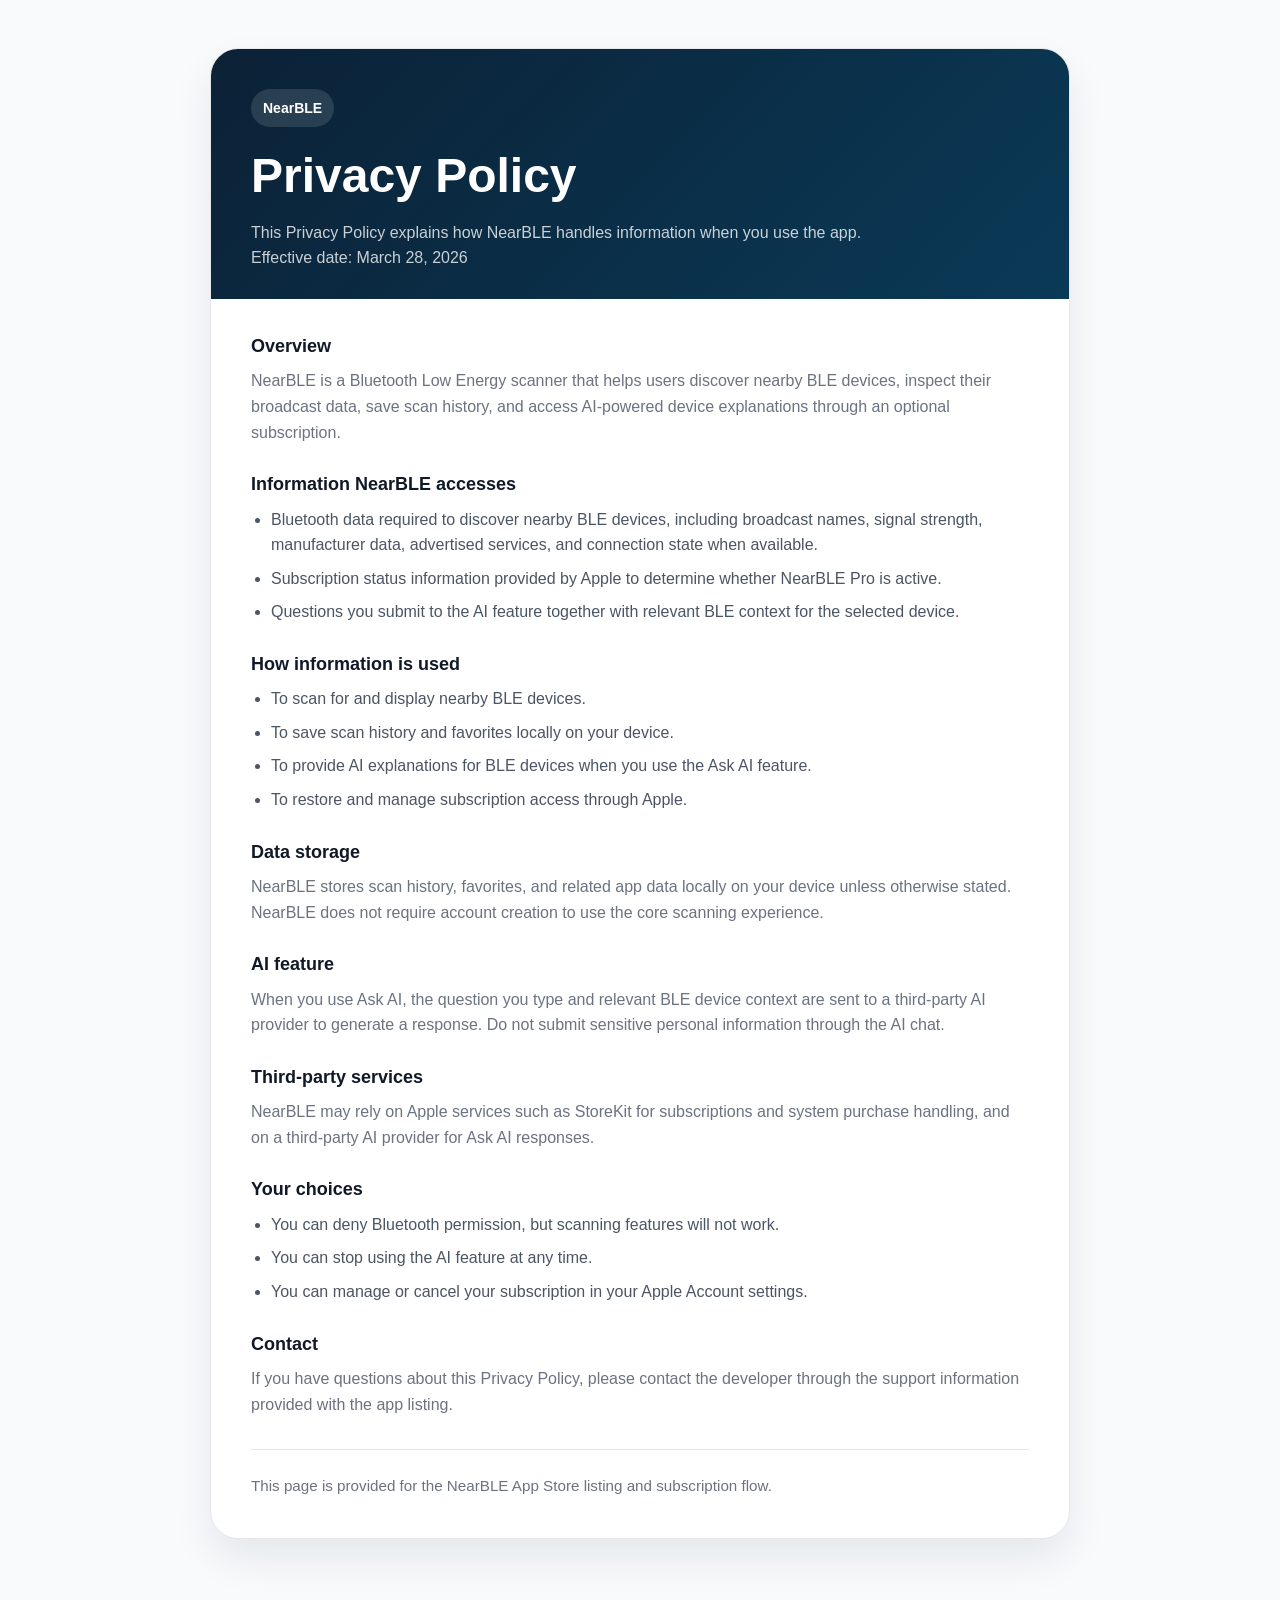
<file: nearble-privacy.html>
<!DOCTYPE html>
<html lang="en">
<head>
    <meta charset="UTF-8">
    <meta name="viewport" content="width=device-width, initial-scale=1.0">
    <meta name="robots" content="noindex,nofollow">
    <title>NearBLE Privacy Policy</title>
    <link rel="stylesheet" href="./styles.css">
    <style>
        body {
            background: #f8fafc;
        }

        .privacy-shell {
            min-height: 100vh;
            padding: 48px 20px 72px;
        }

        .privacy-card {
            max-width: 860px;
            margin: 0 auto;
            background: #ffffff;
            border: 1px solid #e5e7eb;
            border-radius: 28px;
            box-shadow: 0 20px 40px rgba(15, 23, 42, 0.08);
            overflow: hidden;
        }

        .privacy-header {
            padding: 40px 40px 28px;
            background: linear-gradient(135deg, #0b2136, #0a3a57);
            color: #ffffff;
        }

        .privacy-kicker {
            display: inline-flex;
            align-items: center;
            padding: 8px 12px;
            border-radius: 999px;
            background: rgba(255, 255, 255, 0.12);
            font-size: 0.875rem;
            font-weight: 600;
            margin-bottom: 18px;
        }

        .privacy-header h1 {
            font-size: clamp(2rem, 5vw, 3rem);
            margin-bottom: 12px;
            color: #ffffff;
        }

        .privacy-header p,
        .privacy-meta {
            color: rgba(255, 255, 255, 0.78);
        }

        .privacy-body {
            padding: 36px 40px 40px;
        }

        .privacy-body section + section {
            margin-top: 28px;
        }

        .privacy-body h2 {
            font-size: 1.125rem;
            margin-bottom: 10px;
            color: #111827;
        }

        .privacy-body ul {
            margin-left: 20px;
            color: #4b5563;
        }

        .privacy-body li + li {
            margin-top: 8px;
        }

        .privacy-body a {
            color: #2563eb;
        }

        .privacy-footer {
            margin-top: 32px;
            padding-top: 24px;
            border-top: 1px solid #e5e7eb;
            color: #6b7280;
            font-size: 0.95rem;
        }

        @media (max-width: 640px) {
            .privacy-header,
            .privacy-body {
                padding-left: 22px;
                padding-right: 22px;
            }

            .privacy-shell {
                padding-top: 20px;
            }
        }
    </style>
</head>
<body>
    <main class="privacy-shell">
        <article class="privacy-card">
            <header class="privacy-header">
                <div class="privacy-kicker">NearBLE</div>
                <h1>Privacy Policy</h1>
                <p>This Privacy Policy explains how NearBLE handles information when you use the app.</p>
                <p class="privacy-meta">Effective date: March 28, 2026</p>
            </header>

            <div class="privacy-body">
                <section>
                    <h2>Overview</h2>
                    <p>NearBLE is a Bluetooth Low Energy scanner that helps users discover nearby BLE devices, inspect their broadcast data, save scan history, and access AI-powered device explanations through an optional subscription.</p>
                </section>

                <section>
                    <h2>Information NearBLE accesses</h2>
                    <ul>
                        <li>Bluetooth data required to discover nearby BLE devices, including broadcast names, signal strength, manufacturer data, advertised services, and connection state when available.</li>
                        <li>Subscription status information provided by Apple to determine whether NearBLE Pro is active.</li>
                        <li>Questions you submit to the AI feature together with relevant BLE context for the selected device.</li>
                    </ul>
                </section>

                <section>
                    <h2>How information is used</h2>
                    <ul>
                        <li>To scan for and display nearby BLE devices.</li>
                        <li>To save scan history and favorites locally on your device.</li>
                        <li>To provide AI explanations for BLE devices when you use the Ask AI feature.</li>
                        <li>To restore and manage subscription access through Apple.</li>
                    </ul>
                </section>

                <section>
                    <h2>Data storage</h2>
                    <p>NearBLE stores scan history, favorites, and related app data locally on your device unless otherwise stated. NearBLE does not require account creation to use the core scanning experience.</p>
                </section>

                <section>
                    <h2>AI feature</h2>
                    <p>When you use Ask AI, the question you type and relevant BLE device context are sent to a third-party AI provider to generate a response. Do not submit sensitive personal information through the AI chat.</p>
                </section>

                <section>
                    <h2>Third-party services</h2>
                    <p>NearBLE may rely on Apple services such as StoreKit for subscriptions and system purchase handling, and on a third-party AI provider for Ask AI responses.</p>
                </section>

                <section>
                    <h2>Your choices</h2>
                    <ul>
                        <li>You can deny Bluetooth permission, but scanning features will not work.</li>
                        <li>You can stop using the AI feature at any time.</li>
                        <li>You can manage or cancel your subscription in your Apple Account settings.</li>
                    </ul>
                </section>

                <section>
                    <h2>Contact</h2>
                    <p>If you have questions about this Privacy Policy, please contact the developer through the support information provided with the app listing.</p>
                </section>

                <div class="privacy-footer">
                    <p>This page is provided for the NearBLE App Store listing and subscription flow.</p>
                </div>
            </div>
        </article>
    </main>
</body>
</html>
</file>
<file: styles.css>
/* Reset and Base Styles */
*, *::before, *::after {
    margin: 0;
    padding: 0;
    box-sizing: border-box;
}

:root {
    --primary-color: #2563eb;
    --primary-dark: #1d4ed8;
    --text-primary: #1f2937;
    --text-secondary: #6b7280;
    --text-light: #9ca3af;
    --bg-primary: #ffffff;
    --bg-secondary: #f9fafb;
    --bg-card: #ffffff;
    --border-color: #e5e7eb;
    --shadow-sm: 0 1px 2px 0 rgba(0, 0, 0, 0.05);
    --shadow-md: 0 4px 6px -1px rgba(0, 0, 0, 0.1), 0 2px 4px -1px rgba(0, 0, 0, 0.06);
    --shadow-lg: 0 10px 15px -3px rgba(0, 0, 0, 0.1), 0 4px 6px -2px rgba(0, 0, 0, 0.05);
    --transition: all 0.3s ease;
}

html {
    scroll-behavior: smooth;
}

body {
    font-family: 'Inter', -apple-system, BlinkMacSystemFont, sans-serif;
    font-size: 16px;
    line-height: 1.6;
    color: var(--text-primary);
    background-color: var(--bg-primary);
}

.container {
    max-width: 1200px;
    margin: 0 auto;
    padding: 0 24px;
}

/* Typography */
h1, h2, h3, h4 {
    font-weight: 600;
    line-height: 1.3;
}

h1 { font-size: 3rem; }
h2 { font-size: 2rem; }
h3 { font-size: 1.25rem; }
h4 { font-size: 1rem; }

p {
    color: var(--text-secondary);
}

a {
    text-decoration: none;
    color: inherit;
    transition: var(--transition);
}

/* Navigation */
.navbar {
    position: fixed;
    top: 0;
    left: 0;
    right: 0;
    background: rgba(255, 255, 255, 0.95);
    backdrop-filter: blur(10px);
    border-bottom: 1px solid var(--border-color);
    z-index: 1000;
}

.nav-container {
    max-width: 1200px;
    margin: 0 auto;
    padding: 16px 24px;
    display: flex;
    justify-content: space-between;
    align-items: center;
}

.nav-logo {
    display: inline-flex;
    align-items: center;
    font-size: 1.5rem;
    font-weight: 700;
    color: var(--primary-color);
}

.nav-menu {
    display: flex;
    align-items: center;
    list-style: none;
    gap: 24px;
}

.nav-menu li {
    display: flex;
    align-items: center;
}

.nav-menu a {
    display: inline-flex;
    align-items: center;
    color: var(--text-secondary);
    font-weight: 500;
    font-size: 0.9rem;
}

.nav-menu a:hover {
    color: var(--primary-color);
}

.nav-menu a.nav-cv-link {
    display: inline-flex;
    align-items: center;
    justify-content: center;
    padding: 10px 18px;
    border-radius: 999px;
    background: var(--primary-color);
    color: #fff;
    box-shadow: var(--shadow-sm);
}

.nav-menu a.nav-cv-link:hover {
    color: #fff;
    background: var(--primary-dark);
    transform: translateY(-1px);
    box-shadow: var(--shadow-md);
}

.nav-toggle {
    display: none;
    flex-direction: column;
    gap: 5px;
    background: none;
    border: none;
    cursor: pointer;
    padding: 5px;
}

.nav-toggle span {
    width: 25px;
    height: 2px;
    background: var(--text-primary);
    transition: var(--transition);
}

/* Hero Section */
.hero {
    display: flex;
    align-items: center;
    padding: 120px 24px 80px;
    background: linear-gradient(135deg, var(--bg-secondary) 0%, var(--bg-primary) 100%);
}

.hero-content {
    max-width: 1200px;
    margin: 0 auto;
    display: flex;
    align-items: center;
    gap: 80px;
}

.hero-image {
    flex-shrink: 0;
}

.profile-photo {
    width: 280px;
    height: 280px;
    border-radius: 50%;
    object-fit: cover;
    border: 4px solid var(--bg-primary);
    box-shadow: var(--shadow-lg);
}

.hero-text {
    flex: 1;
}

.hero-greeting {
    color: var(--primary-color);
    font-weight: 500;
    font-size: 1.1rem;
    margin-bottom: 8px;
}

.hero-name {
    font-size: 3.5rem;
    margin-bottom: 8px;
    color: var(--text-primary);
}

.hero-title {
    font-size: 1.5rem;
    color: var(--text-secondary);
    font-weight: 400;
    margin-bottom: 24px;
}

.hero-description {
    font-size: 1.1rem;
    max-width: 500px;
    margin-bottom: 32px;
}

.hero-buttons {
    display: flex;
    gap: 16px;
}

/* Buttons */
.btn {
    display: inline-block;
    padding: 14px 28px;
    border-radius: 8px;
    font-weight: 500;
    font-size: 0.95rem;
    transition: var(--transition);
}

.btn-primary {
    background: var(--primary-color);
    color: white;
}

.btn-primary:hover {
    background: var(--primary-dark);
    transform: translateY(-2px);
    box-shadow: var(--shadow-md);
}

.btn-secondary {
    background: transparent;
    color: var(--text-primary);
    border: 2px solid var(--border-color);
}

.btn-secondary:hover {
    border-color: var(--primary-color);
    color: var(--primary-color);
}

/* Sections */
.section {
    padding: 100px 0;
}

.section:nth-child(even) {
    background: var(--bg-secondary);
}

.section-title {
    text-align: center;
    margin-bottom: 60px;
    font-size: 2.5rem;
    position: relative;
}

.section-title::after {
    content: '';
    display: block;
    width: 60px;
    height: 4px;
    background: var(--primary-color);
    margin: 16px auto 0;
    border-radius: 2px;
}

.section-eyebrow {
    text-transform: uppercase;
    letter-spacing: 0.18em;
    font-size: 0.75rem;
    font-weight: 700;
    color: var(--primary-color);
    margin-bottom: 14px;
}

/* About Section */
.about-content {
    max-width: 800px;
    margin: 0 auto;
}

.about-content p {
    margin-bottom: 20px;
    font-size: 1.05rem;
    line-height: 1.8;
}

.about-content strong {
    color: var(--text-primary);
}

.about-highlights {
    display: flex;
    justify-content: center;
    gap: 60px;
    margin-top: 50px;
    padding-top: 40px;
    border-top: 1px solid var(--border-color);
}

.highlight {
    text-align: center;
}

.highlight-number {
    display: block;
    font-size: 2.5rem;
    font-weight: 700;
    color: var(--primary-color);
}

.highlight-text {
    color: var(--text-secondary);
    font-size: 0.9rem;
}

/* Skills Section */
.skills-grid {
    display: grid;
    grid-template-columns: repeat(auto-fit, minmax(300px, 1fr));
    gap: 30px;
}

.skill-category {
    background: var(--bg-card);
    padding: 30px;
    border-radius: 12px;
    border: 1px solid var(--border-color);
    transition: var(--transition);
}

.skill-category:hover {
    box-shadow: var(--shadow-md);
    transform: translateY(-4px);
}

.skill-category h3 {
    margin-bottom: 16px;
    color: var(--text-primary);
}

.skill-tags {
    display: flex;
    flex-wrap: wrap;
    gap: 8px;
}

.skill-tag {
    background: var(--bg-secondary);
    color: var(--text-secondary);
    padding: 6px 14px;
    border-radius: 20px;
    font-size: 0.85rem;
    font-weight: 500;
    transition: var(--transition);
}

.skill-category:hover .skill-tag {
    background: rgba(37, 99, 235, 0.1);
    color: var(--primary-color);
}

/* Experience Timeline */
.timeline {
    max-width: 900px;
    margin: 0 auto;
    position: relative;
}

.timeline::before {
    content: '';
    position: absolute;
    left: 120px;
    top: 0;
    bottom: 0;
    width: 2px;
    background: var(--border-color);
}

.timeline-item {
    display: flex;
    gap: 40px;
    margin-bottom: 50px;
    position: relative;
}

.timeline-item::before {
    content: '';
    position: absolute;
    left: 114px;
    top: 8px;
    width: 14px;
    height: 14px;
    background: var(--primary-color);
    border-radius: 50%;
    border: 3px solid var(--bg-primary);
}

.timeline-date {
    flex-shrink: 0;
    width: 100px;
    text-align: right;
    font-weight: 600;
    color: var(--text-light);
    font-size: 0.9rem;
    padding-top: 4px;
}

.timeline-content {
    flex: 1;
    background: var(--bg-card);
    padding: 30px;
    border-radius: 12px;
    border: 1px solid var(--border-color);
    transition: var(--transition);
}

.timeline-content:hover {
    box-shadow: var(--shadow-md);
}

.timeline-content h3 {
    color: var(--text-primary);
    margin-bottom: 4px;
}

.timeline-content h4 {
    color: var(--primary-color);
    font-weight: 500;
    margin-bottom: 12px;
}

.timeline-content h4 .location {
    color: var(--text-light);
    font-weight: 400;
}

.timeline-content p {
    margin-bottom: 12px;
}

.timeline-content ul {
    margin: 16px 0;
    padding-left: 20px;
}

.timeline-content li {
    color: var(--text-secondary);
    margin-bottom: 8px;
    font-size: 0.95rem;
}

.tech-used {
    display: flex;
    flex-wrap: wrap;
    gap: 8px;
    margin-top: 16px;
}

.tech-used span {
    background: rgba(37, 99, 235, 0.1);
    color: var(--primary-color);
    padding: 4px 12px;
    border-radius: 4px;
    font-size: 0.8rem;
    font-weight: 500;
}

/* Projects Section */
.section.demo-projects {
    position: relative;
    overflow: hidden;
    background:
        radial-gradient(circle at top left, rgba(37, 99, 235, 0.14), transparent 28%),
        radial-gradient(circle at bottom right, rgba(14, 165, 233, 0.16), transparent 24%),
        linear-gradient(180deg, #f8fbff 0%, #eef4ff 100%);
}

.demo-section-intro {
    max-width: 760px;
    margin-bottom: 42px;
}

.demo-section-intro .section-title {
    text-align: left;
    margin-bottom: 20px;
}

.demo-section-intro .section-title::after {
    left: 0;
    transform: none;
}

.demo-section-copy {
    font-size: 1.05rem;
    max-width: 640px;
}

.demo-project-card {
    position: relative;
    display: flex;
    flex-direction: column;
    gap: 26px;
    padding: 32px;
    border-radius: 32px;
    border: 1px solid rgba(37, 99, 235, 0.14);
    background:
        linear-gradient(135deg, rgba(255, 255, 255, 0.96), rgba(255, 255, 255, 0.88)),
        rgba(255, 255, 255, 0.92);
    box-shadow: 0 24px 60px rgba(15, 23, 42, 0.12);
}

.demo-project-card + .demo-project-card {
    margin-top: 36px;
}

.demo-project-card::before {
    content: "";
    position: absolute;
    inset: 0;
    background:
        linear-gradient(120deg, rgba(37, 99, 235, 0.08), transparent 30%),
        linear-gradient(300deg, rgba(14, 165, 233, 0.08), transparent 32%);
    pointer-events: none;
}

.demo-project-header,
.demo-project-showcase,
.demo-project-media,
.demo-project-content {
    position: relative;
    z-index: 1;
}

.demo-project-showcase {
    height: 360px;
    border-radius: 26px;
    overflow: hidden;
    background:
        linear-gradient(145deg, #dbeafe 0%, #eff6ff 35%, #f8fafc 100%);
    border: 1px solid rgba(37, 99, 235, 0.12);
    box-shadow: 0 18px 40px rgba(15, 23, 42, 0.12);
}

.demo-project-carousel {
    display: flex;
    align-items: stretch;
    height: 100%;
    width: max-content;
    animation: scroll-carousel 36s linear infinite;
}

.demo-project-showcase:hover .demo-project-carousel {
    animation-play-state: paused;
}

.demo-project-carousel img {
    height: 100%;
    width: auto;
    min-width: 190px;
    flex-shrink: 0;
    object-fit: cover;
    border-right: 1px solid rgba(148, 163, 184, 0.18);
}

.demo-video-shell {
    position: relative;
    width: min(100%, 800px);
    height: 400px;
    margin: 0 auto;
    border-radius: 24px;
    overflow: hidden;
    background:
        linear-gradient(160deg, #0f172a 0%, #1e3a8a 45%, #0ea5e9 100%);
    box-shadow: 0 22px 50px rgba(15, 23, 42, 0.28);
}

.demo-video-shell::after {
    content: "";
    position: absolute;
    inset: 0;
    background:
        linear-gradient(180deg, rgba(15, 23, 42, 0) 60%, rgba(15, 23, 42, 0.18) 100%);
    pointer-events: none;
}

.demo-video-shell iframe {
    width: 100%;
    height: 100%;
    border: 0;
    display: block;
}

.demo-project-content {
    display: flex;
    flex-direction: column;
    gap: 22px;
}

.demo-project-header {
    display: flex;
    align-items: flex-start;
    justify-content: flex-start;
    gap: 20px;
}

.demo-project-header h3 {
    font-size: 2.3rem;
    line-height: 1.1;
}

.demo-project-description {
    font-size: 1rem;
    line-height: 1.75;
}

.demo-project-link {
    display: inline-flex;
    align-items: center;
    line-height: 1.2;
    font-weight: 700;
    letter-spacing: 0.015em;
}

.demo-project-block {
    padding-top: 18px;
    border-top: 1px solid rgba(148, 163, 184, 0.24);
}

.demo-project-block-first {
    padding-top: 0;
    border-top: 0;
}

.demo-project-block h4 {
    margin-bottom: 14px;
    color: var(--text-primary);
    font-size: 1rem;
}

.demo-project-block p {
    font-size: 0.97rem;
    line-height: 1.75;
}

.demo-tag-list {
    display: flex;
    flex-wrap: wrap;
    gap: 10px;
}

.demo-tag-list span {
    display: inline-flex;
    align-items: center;
    padding: 10px 14px;
    border-radius: 14px;
    background: rgba(255, 255, 255, 0.8);
    border: 1px solid rgba(37, 99, 235, 0.12);
    color: #334155;
    font-size: 0.87rem;
    line-height: 1.45;
    box-shadow: var(--shadow-sm);
}

.demo-tag-list-stack span {
    background: rgba(239, 246, 255, 0.86);
}

.demo-stack-groups {
    display: flex;
    flex-direction: column;
    gap: 18px;
}

.demo-stack-group h5 {
    margin-bottom: 10px;
    font-size: 0.95rem;
    color: var(--text-primary);
}

.projects-grid {
    display: grid;
    grid-template-columns: repeat(auto-fit, minmax(350px, 1fr));
    gap: 30px;
}

.projects-group + .projects-group {
    margin-top: 40px;
}

.projects-group-title {
    font-size: 2.0rem;
    color: var(--text-primary);
    margin-bottom: 18px;
    letter-spacing: 0.2px;
}

@media (min-width: 769px) {
    .projects-group.react-native .project-card {
        width: 100%;
        max-width: 380px;
        justify-self: start;
    }
}

.project-card {
    background: var(--bg-card);
    border-radius: 16px;
    overflow: hidden;
    border: 1px solid var(--border-color);
    transition: var(--transition);
    display: flex;
    flex-direction: column;
}

.project-card:hover {
    box-shadow: var(--shadow-lg);
    transform: translateY(-8px);
}

.client-project {
    border-top: 3px solid var(--primary-color);
}

.client-project-meta {
    display: flex;
    flex-wrap: wrap;
    justify-content: space-between;
    gap: 8px 16px;
    margin-bottom: 20px;
    color: var(--text-secondary);
    font-size: 0.8rem;
}

.client-project-platform {
    color: var(--primary-color);
    font-weight: 600;
}

.client-project h4 {
    margin-bottom: 8px;
    font-size: 1.5rem;
}

.client-project .client-project-role {
    font-size: 0.85rem;
}

.client-project-highlights {
    padding-left: 20px;
    margin-bottom: 24px;
    color: var(--text-secondary);
    font-size: 0.95rem;
}

.client-project-highlights li + li {
    margin-top: 8px;
}

.client-project .client-project-status {
    margin: 0;
    padding-top: 16px;
    border-top: 1px solid var(--border-color);
    color: var(--text-secondary);
    font-size: 0.8rem;
}

.project-image {
    height: 300px;
    background: #1a1a1a;
    overflow: hidden;
    position: relative;
}

.project-category {
    position: absolute;
    top: 12px;
    left: 12px;
    background: rgba(0, 0, 0, 0.85);
    color: #ffffff;
    padding: 6px 14px;
    border-radius: 20px;
    font-size: 0.85rem;
    font-weight: 600;
    z-index: 10;
    backdrop-filter: blur(4px);
    text-shadow: 0 1px 2px rgba(0, 0, 0, 0.3);
}

.project-platform {
    position: absolute;
    top: 12px;
    right: 12px;
    background: var(--primary-color);
    color: #ffffff;
    padding: 6px 14px;
    border-radius: 20px;
    font-size: 0.85rem;
    font-weight: 600;
    z-index: 10;
    text-shadow: 0 1px 2px rgba(0, 0, 0, 0.3);
}

.project-carousel {
    display: flex;
    height: 100%;
    width: max-content;
    animation: scroll-carousel 20s linear infinite;
}

.project-carousel:hover {
    animation-play-state: paused;
}

.project-carousel img {
    height: 100%;
    width: auto;
    min-width: 120px;
    flex-shrink: 0;
    object-fit: contain;
    padding: 8px 4px;
}

@keyframes scroll-carousel {
    0% {
        transform: translateX(0);
    }
    100% {
        transform: translateX(-50%);
    }
}

/* Fallback for single image */
.project-image > img {
    width: 100%;
    height: 100%;
    object-fit: cover;
}

.project-content {
    padding: 28px;
    min-height: 220px;
    display: flex;
    flex-direction: column;
    flex: 1;
}

.project-content h3 {
    margin-bottom: 12px;
    color: var(--text-primary);
}

.project-content p {
    font-size: 0.95rem;
    margin-bottom: 16px;
}

.project-tech {
    display: flex;
    flex-wrap: wrap;
    gap: 8px;
    margin-bottom: 16px;
    margin-top: auto;
}

.project-tech span {
    background: var(--bg-secondary);
    color: var(--text-secondary);
    padding: 4px 10px;
    border-radius: 4px;
    font-size: 0.8rem;
}

.project-links {
    display: flex;
    gap: 12px;
    flex-wrap: wrap;
}

.project-link {
    color: var(--primary-color);
    font-weight: 500;
    font-size: 0.9rem;
}

.project-link:hover {
    text-decoration: underline;
}

.project-link.demo-project-link {
    font-size: 2rem;
    line-height: 1.1;
}

/* Testimonials Section */
.testimonials-grid {
    display: grid;
    grid-template-columns: repeat(auto-fit, minmax(400px, 1fr));
    gap: 30px;
    max-width: 1000px;
    margin: 0 auto;
}

.testimonial-card {
    background: var(--bg-card);
    border-radius: 12px;
    padding: 30px;
    border: 1px solid var(--border-color);
    display: flex;
    flex-direction: column;
    transition: var(--transition);
}

.testimonial-card:hover {
    box-shadow: var(--shadow-md);
    transform: translateY(-4px);
}

.testimonial-content {
    flex: 1;
    margin-bottom: 24px;
}

.testimonial-content p {
    font-size: 0.95rem;
    line-height: 1.7;
    color: var(--text-secondary);
    font-style: italic;
    margin-bottom: 12px;
}

.testimonial-content p:last-child {
    margin-bottom: 0;
}

.testimonial-author {
    display: flex;
    align-items: center;
    justify-content: space-between;
    padding-top: 20px;
    border-top: 1px solid var(--border-color);
}

.author-info h4 {
    color: var(--text-primary);
    font-size: 1rem;
    margin-bottom: 4px;
}

.author-info p {
    color: var(--text-secondary);
    font-size: 0.85rem;
    margin-bottom: 4px;
}

.testimonial-date {
    color: var(--text-muted);
    font-size: 0.8rem;
}

.linkedin-link {
    color: #0077b5;
    transition: var(--transition);
    padding: 8px;
    border-radius: 50%;
}

.linkedin-link:hover {
    background: rgba(0, 119, 181, 0.1);
    transform: scale(1.1);
}

@media (max-width: 768px) {
    .testimonials-grid {
        grid-template-columns: 1fr;
    }
}

/* Contact Section */
.contact-intro {
    text-align: center;
    max-width: 600px;
    margin: 0 auto 50px;
    font-size: 1.1rem;
}

.contact-grid {
    display: grid;
    grid-template-columns: repeat(auto-fit, minmax(250px, 1fr));
    gap: 24px;
    max-width: 900px;
    margin: 0 auto;
}

.contact-card {
    background: var(--bg-card);
    padding: 30px;
    border-radius: 12px;
    border: 1px solid var(--border-color);
    text-align: center;
    transition: var(--transition);
}

.contact-card:hover {
    box-shadow: var(--shadow-md);
    transform: translateY(-4px);
    border-color: var(--primary-color);
}

.contact-icon {
    width: 50px;
    height: 50px;
    background: rgba(37, 99, 235, 0.1);
    border-radius: 12px;
    display: flex;
    align-items: center;
    justify-content: center;
    margin: 0 auto 16px;
    color: var(--primary-color);
}

.contact-card h3 {
    margin-bottom: 8px;
    color: var(--text-primary);
}

.contact-card p {
    font-size: 0.9rem;
}

/* Footer */
.footer {
    background: var(--text-primary);
    color: var(--text-light);
    padding: 30px 0;
    text-align: center;
}

.footer p {
    color: var(--text-light);
    font-size: 0.9rem;
}

.visitor-counter {
    margin-top: 15px;
}

.visitor-counter img {
    height: 22px;
}

/* CV preview */
body.cv-preview-open {
    overflow: hidden;
}

.cv-preview {
    width: min(1000px, calc(100% - 32px));
    height: 90vh;
    height: 90dvh;
    max-width: none;
    max-height: none;
    margin: auto;
    padding: 0;
    border: 1px solid var(--border-color);
    border-radius: 16px;
    background: var(--bg-primary);
    color: var(--text-primary);
    box-shadow: var(--shadow-lg);
    overflow: hidden;
}

.cv-preview[open] {
    display: flex;
    flex-direction: column;
}

.cv-preview::backdrop {
    background: rgba(15, 23, 42, 0.7);
}

.cv-preview-header {
    display: flex;
    align-items: center;
    justify-content: space-between;
    gap: 16px;
    padding: 16px 20px;
}

.cv-preview-header h2 {
    font-size: 1.1rem;
}

.cv-preview-close {
    display: inline-flex;
    align-items: center;
    gap: 8px;
    padding: 8px 12px;
    border: 1px solid var(--border-color);
    border-radius: 8px;
    background: var(--bg-secondary);
    color: var(--text-primary);
    font: inherit;
    cursor: pointer;
}

.cv-preview-close:hover {
    border-color: var(--primary-color);
}

.cv-preview-actions {
    display: flex;
    flex-wrap: wrap;
    gap: 12px 24px;
    padding: 0 20px 16px;
    font-size: 0.9rem;
    color: var(--primary-color);
}

.cv-preview-actions a:hover {
    text-decoration: underline;
}

.cv-preview-frame {
    flex: 1;
    min-height: 0;
    width: 100%;
    border: 0;
    background: var(--bg-secondary);
}

/* Responsive navigation */
@media (max-width: 1024px) {
    .nav-menu {
        display: none;
        position: absolute;
        top: 100%;
        left: 0;
        right: 0;
        background: var(--bg-primary);
        flex-direction: column;
        padding: 20px;
        gap: 16px;
        border-bottom: 1px solid var(--border-color);
    }

    .nav-menu a.nav-cv-link {
        width: 100%;
    }

    .nav-menu.active {
        display: flex;
    }

    .nav-toggle {
        display: flex;
    }
}

/* Responsive Design */
@media (max-width: 768px) {
    .hero-content {
        flex-direction: column;
        text-align: center;
        gap: 40px;
    }

    .hero-name {
        font-size: 2.5rem;
    }

    .hero-description {
        margin-left: auto;
        margin-right: auto;
    }

    .hero-buttons {
        justify-content: center;
    }

    .profile-photo {
        width: 200px;
        height: 200px;
    }

    .about-highlights {
        flex-direction: column;
        gap: 30px;
    }

    .timeline::before {
        display: none;
    }

    .timeline-item {
        flex-direction: column;
        gap: 16px;
    }

    .timeline-item::before {
        display: none;
    }

    .timeline-date {
        width: auto;
        text-align: left;
    }

    .projects-grid {
        grid-template-columns: 1fr;
    }

    .demo-section-intro .section-title {
        text-align: center;
    }

    .demo-section-intro .section-title::after {
        left: 50%;
        transform: translateX(-50%);
    }

    .demo-section-intro {
        margin-bottom: 30px;
        text-align: center;
    }

    .demo-project-card {
        padding: 20px;
        border-radius: 24px;
    }

    .demo-project-showcase {
        height: 300px;
    }

    .demo-project-carousel img {
        min-width: 150px;
    }

    .demo-project-header h3 {
        font-size: 1.8rem;
    }

    .demo-video-shell {
        width: 100%;
        height: auto;
        aspect-ratio: 2 / 1;
    }

    .section {
        padding: 60px 0;
    }

    .section-title {
        font-size: 2rem;
    }
}

/* Animations */
@keyframes fadeInUp {
    from {
        opacity: 0;
        transform: translateY(30px);
    }
    to {
        opacity: 1;
        transform: translateY(0);
    }
}

.hero-content {
    animation: fadeInUp 0.8s ease-out;
}

/* Scroll animations */
.section {
    opacity: 0;
    transform: translateY(20px);
    transition: opacity 0.6s ease, transform 0.6s ease;
}

.section.visible {
    opacity: 1;
    transform: translateY(0);
}
</file>
